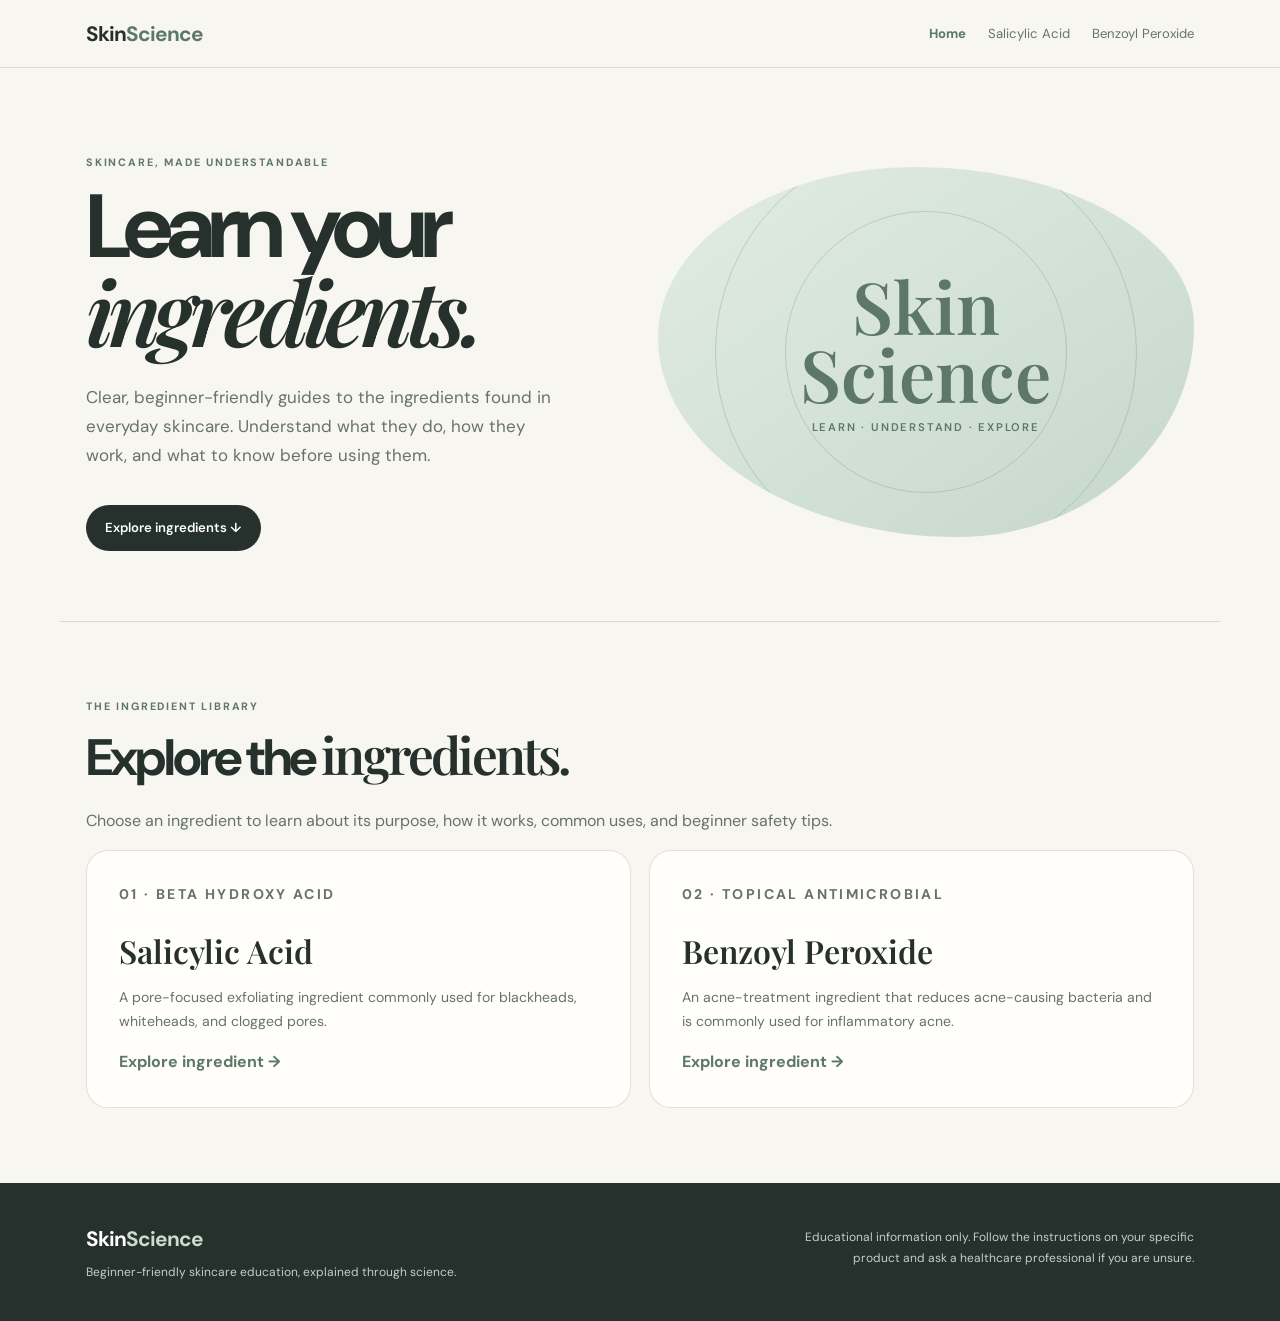
<file: index.html>
<!DOCTYPE html><html lang="en"><head><meta charset="UTF-8"><meta name="viewport" content="width=device-width, initial-scale=1.0"><meta name="description" content="Beginner-friendly skincare ingredient guides."><title>Home | SkinScience</title><link rel="stylesheet" href="style.css"></head><body><header class="site-header"><nav class="nav"><a class="brand" href="index.html">Skin<span>Science</span></a><div class="nav-links"><a class="current" href="index.html">Home</a><a class="" href="salicylic-acid.html">Salicylic Acid</a><a class="" href="benzoyl-peroxide.html">Benzoyl Peroxide</a></div></nav></header><main>
<section class="hero"><div class="hero-copy"><p class="eyebrow">SKINCARE, MADE UNDERSTANDABLE</p><h1>Learn your<br><em>ingredients.</em></h1><p>Clear, beginner-friendly guides to the ingredients found in everyday skincare. Understand what they do, how they work, and what to know before using them.</p><a class="button" href="#ingredients">Explore ingredients ↓</a></div><div class="hero-art"><div class="art-label">Skin<br>Science<small>LEARN · UNDERSTAND · EXPLORE</small></div></div></section>
<section class="section" id="ingredients"><p class="eyebrow">THE INGREDIENT LIBRARY</p><h2>Explore the <span>ingredients.</span></h2><p class="muted">Choose an ingredient to learn about its purpose, how it works, common uses, and beginner safety tips.</p><div class="directory">
<a class="ingredient-card" href="salicylic-acid.html"><p class="eyebrow">01 · BETA HYDROXY ACID</p><h3>Salicylic Acid</h3><p>A pore-focused exfoliating ingredient commonly used for blackheads, whiteheads, and clogged pores.</p><span class="arrow">Explore ingredient →</span></a>
<a class="ingredient-card" href="benzoyl-peroxide.html"><p class="eyebrow">02 · TOPICAL ANTIMICROBIAL</p><h3>Benzoyl Peroxide</h3><p>An acne-treatment ingredient that reduces acne-causing bacteria and is commonly used for inflammatory acne.</p><span class="arrow">Explore ingredient →</span></a>
</div></section>
</main><footer><div><a class="brand" href="index.html">Skin<span>Science</span></a><p>Beginner-friendly skincare education, explained through science.</p></div><p class="footer-right">Educational information only. Follow the instructions on your specific product and ask a healthcare professional if you are unsure.</p></footer></body></html>
</file>
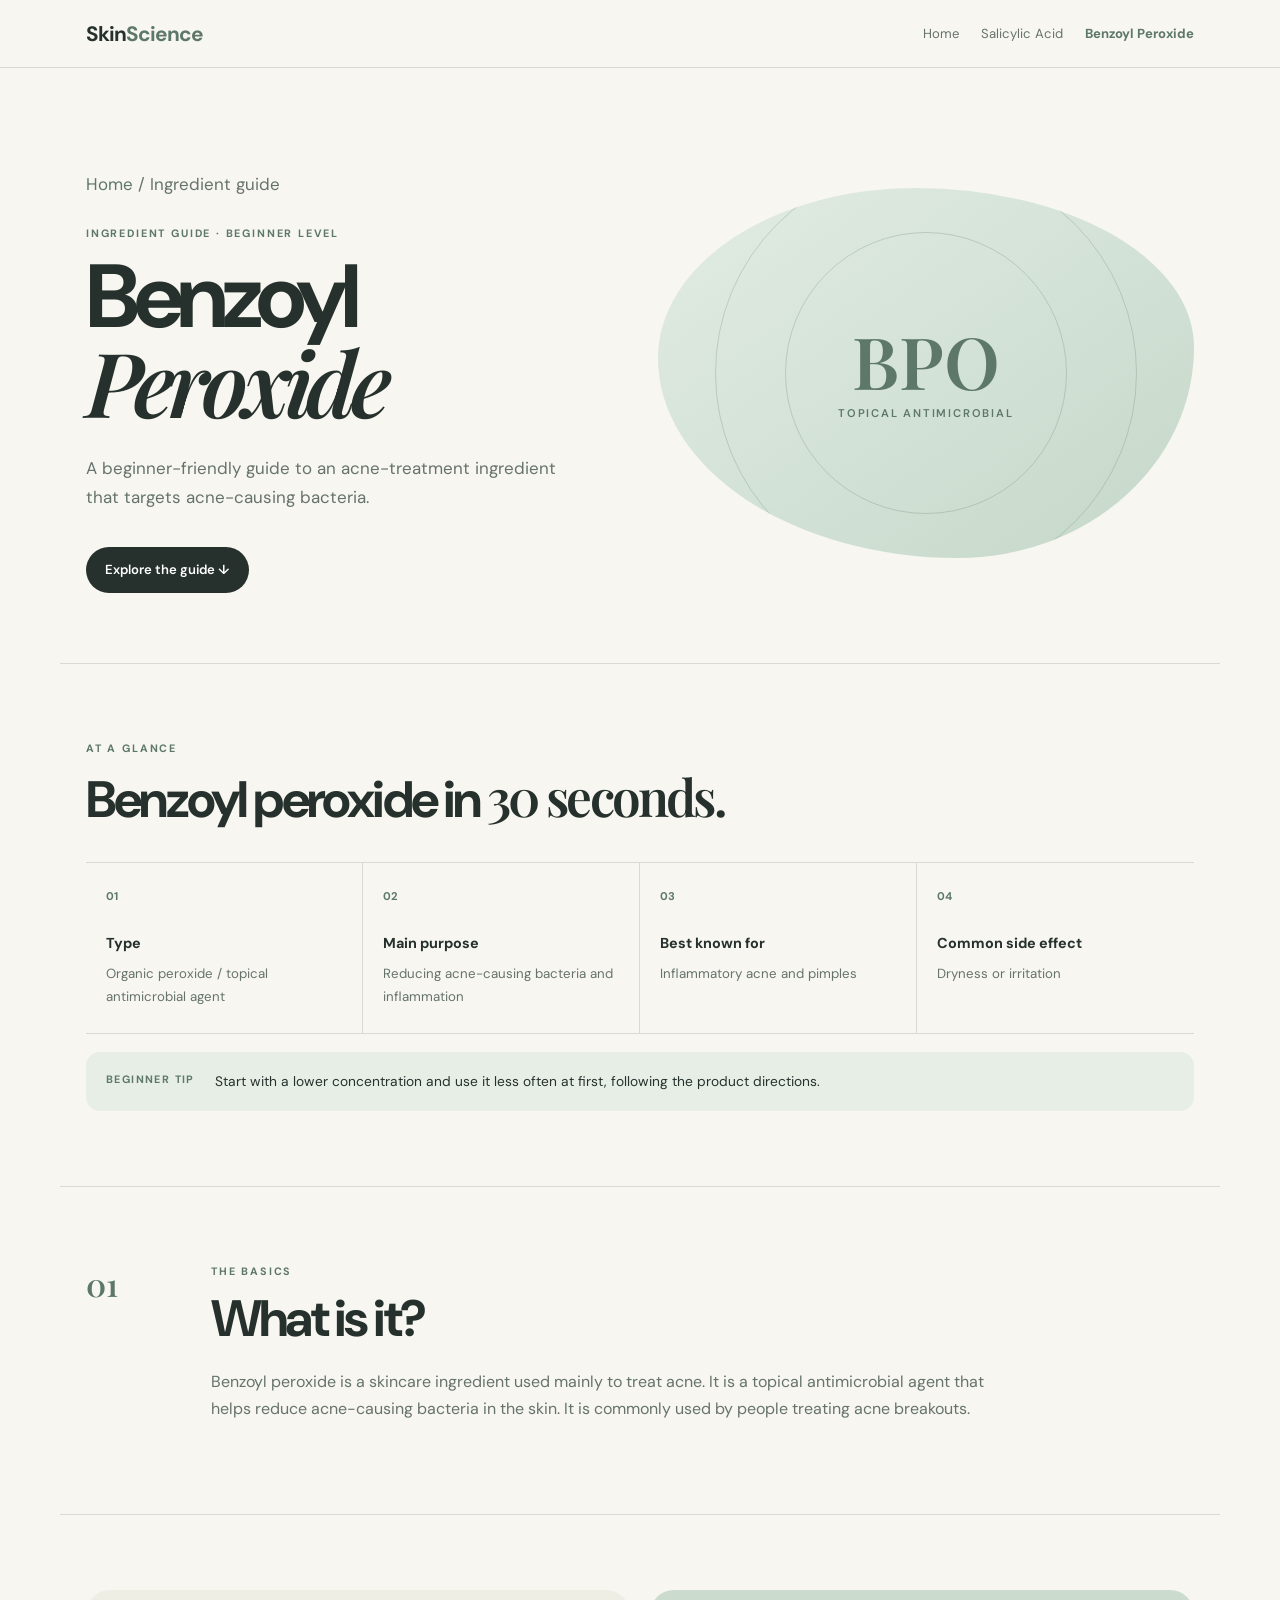
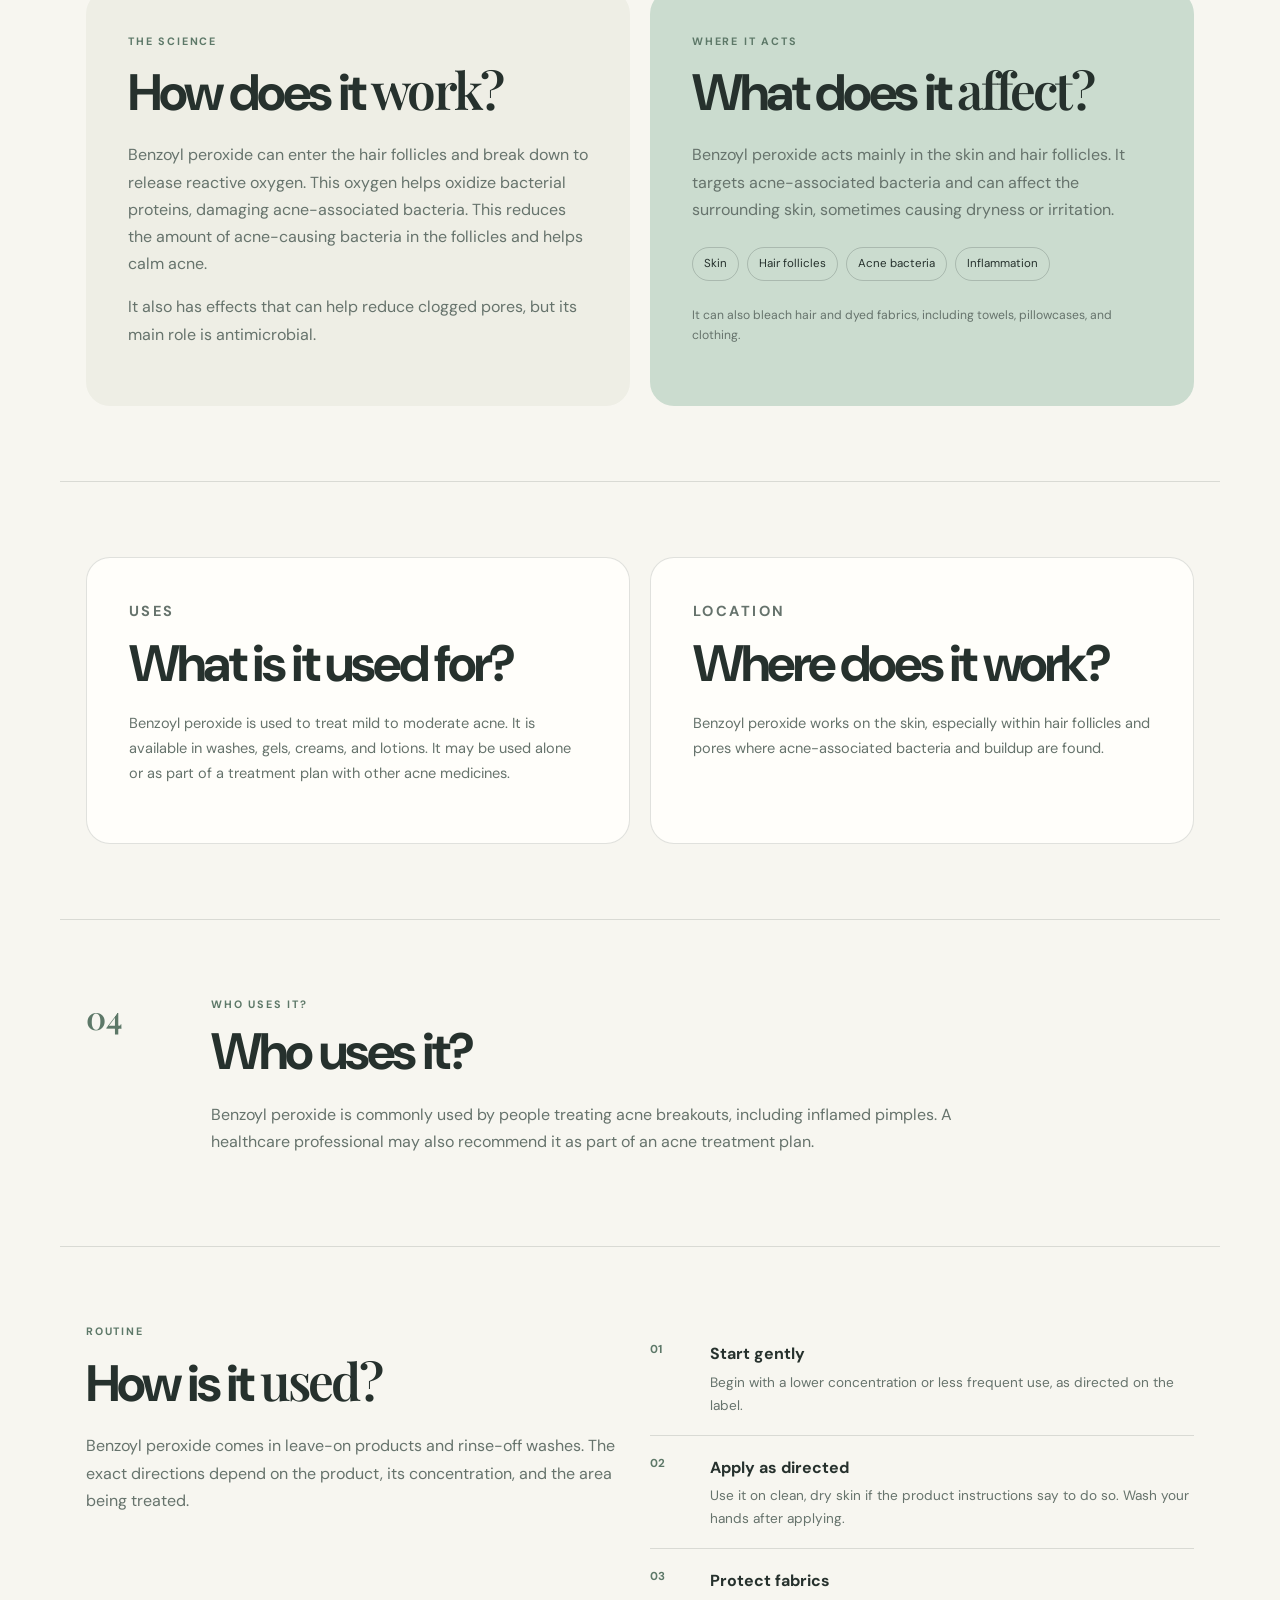
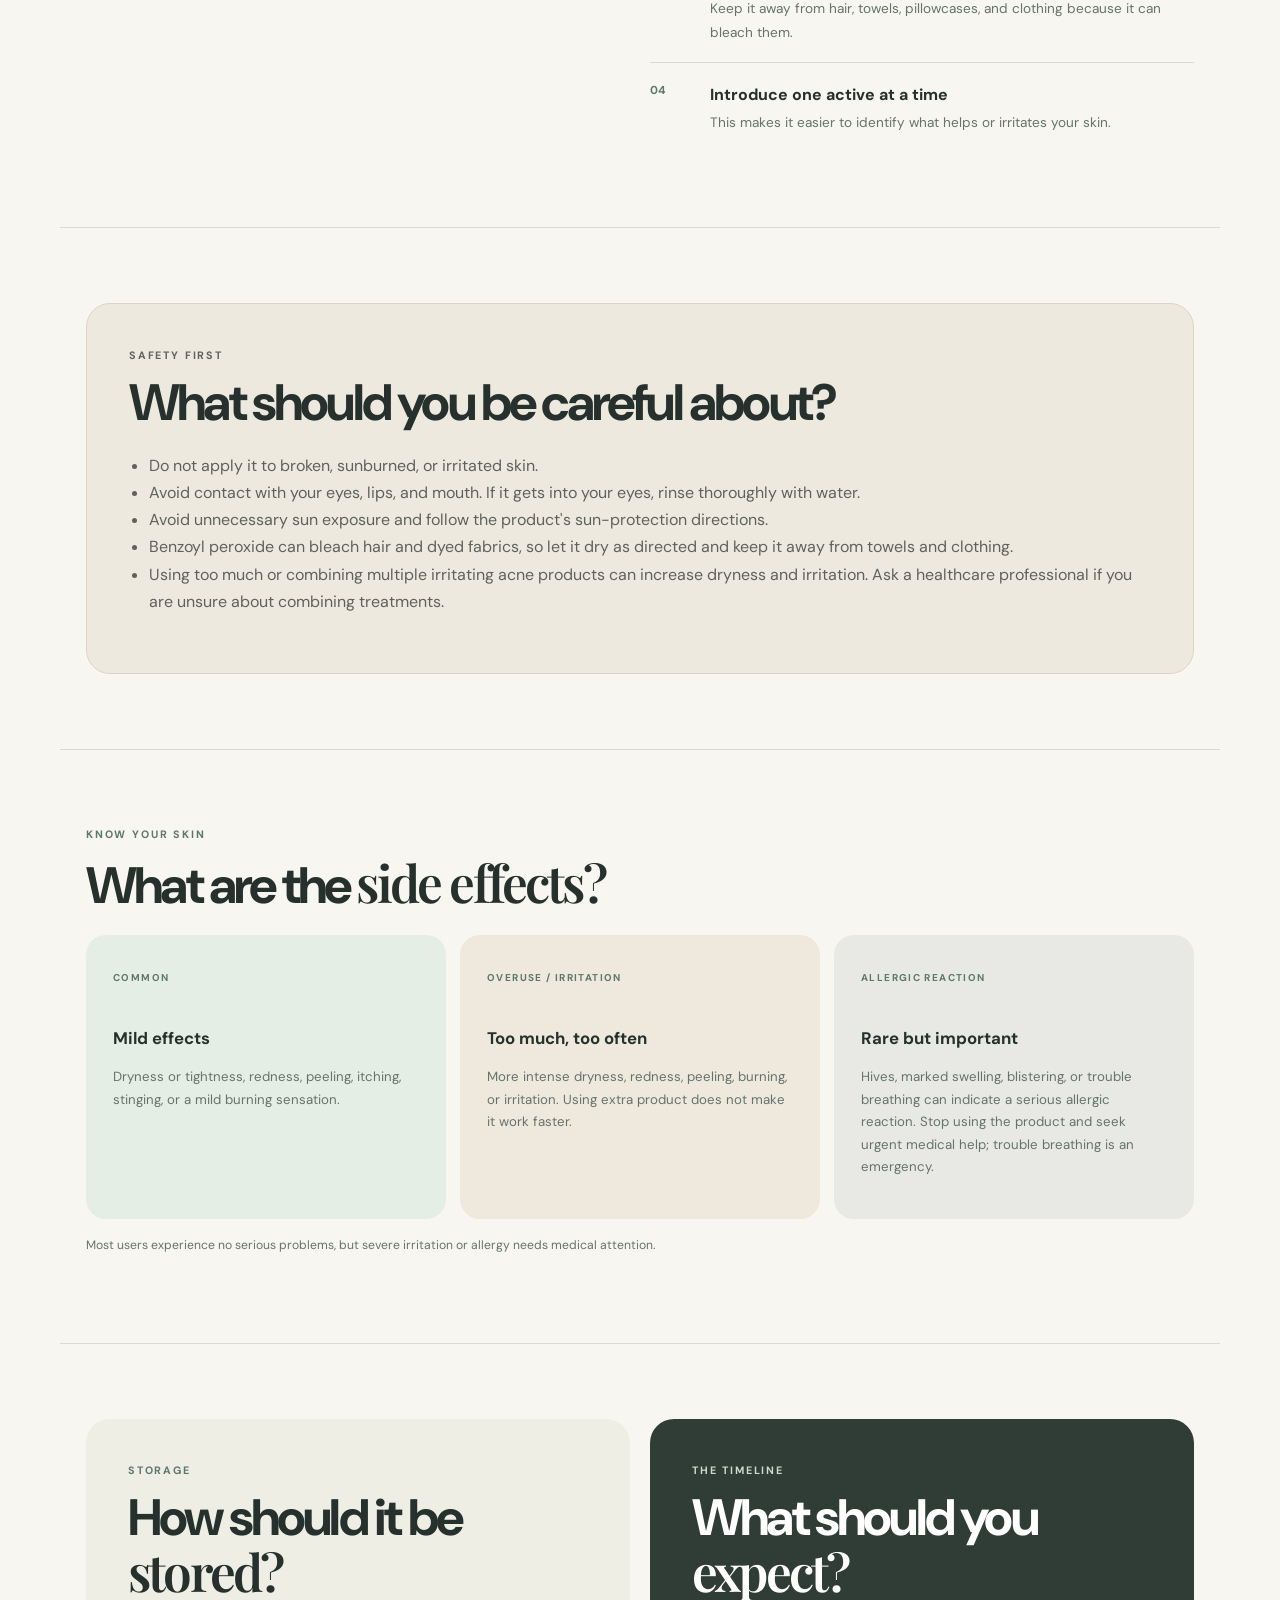
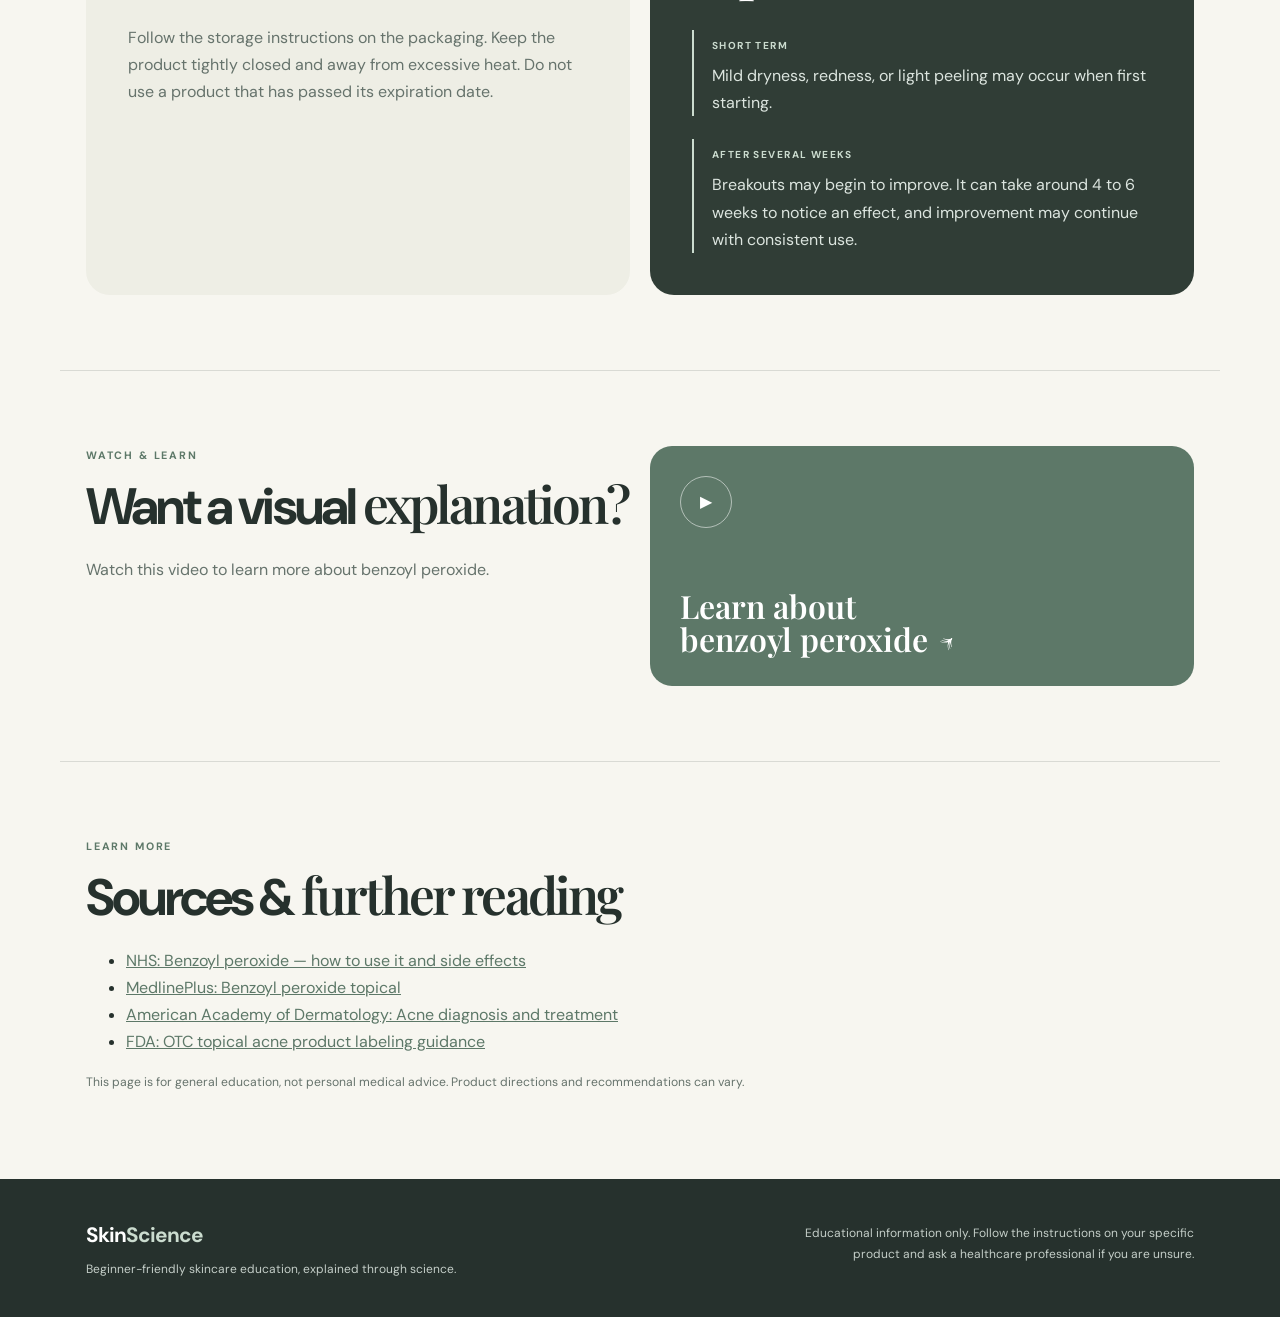
<file: benzoyl-peroxide.html>
<!DOCTYPE html><html lang="en"><head><meta charset="UTF-8"><meta name="viewport" content="width=device-width, initial-scale=1.0"><meta name="description" content="A beginner-friendly guide to benzoyl peroxide."><title>Benzoyl Peroxide | SkinScience</title><link rel="stylesheet" href="style.css"></head><body><header class="site-header"><nav class="nav"><a class="brand" href="index.html">Skin<span>Science</span></a><div class="nav-links"><a class="" href="index.html">Home</a><a class="" href="salicylic-acid.html">Salicylic Acid</a><a class="current" href="benzoyl-peroxide.html">Benzoyl Peroxide</a></div></nav></header><main>
<section class="hero"><div class="hero-copy"><p class="breadcrumb"><a href="index.html">Home</a> / Ingredient guide</p><p class="eyebrow">INGREDIENT GUIDE · BEGINNER LEVEL</p><h1>Benzoyl<br><em>Peroxide</em></h1><p>A beginner-friendly guide to an acne-treatment ingredient that targets acne-causing bacteria.</p><a class="button" href="#glance">Explore the guide ↓</a></div><div class="hero-art"><div class="art-label">BPO<small>TOPICAL ANTIMICROBIAL</small></div></div></section>
<section class="section" id="glance"><p class="eyebrow">AT A GLANCE</p><h2>Benzoyl peroxide in <span>30 seconds.</span></h2><div class="glance-grid">
<article><span class="number">01</span><h3>Type</h3><p>Organic peroxide / topical antimicrobial agent</p></article><article><span class="number">02</span><h3>Main purpose</h3><p>Reducing acne-causing bacteria and inflammation</p></article><article><span class="number">03</span><h3>Best known for</h3><p>Inflammatory acne and pimples</p></article><article><span class="number">04</span><h3>Common side effect</h3><p>Dryness or irritation</p></article></div><div class="tip"><strong>BEGINNER TIP</strong><span>Start with a lower concentration and use it less often at first, following the product directions.</span></div></section>
<section class="section content" id="what-is-it"><div class="section-no">01</div><div><p class="eyebrow">THE BASICS</p><h2>What is it?</h2><p>Benzoyl peroxide is a skincare ingredient used mainly to treat acne. It is a topical antimicrobial agent that helps reduce acne-causing bacteria in the skin. It is commonly used by people treating acne breakouts.</p></div></section>
<section class="section split" id="how-it-works"><div class="panel soft"><p class="eyebrow">THE SCIENCE</p><h2>How does it <span>work?</span></h2><p>Benzoyl peroxide can enter the hair follicles and break down to release reactive oxygen. This oxygen helps oxidize bacterial proteins, damaging acne-associated bacteria. This reduces the amount of acne-causing bacteria in the follicles and helps calm acne.</p><p>It also has effects that can help reduce clogged pores, but its main role is antimicrobial.</p></div><div class="panel green"><p class="eyebrow">WHERE IT ACTS</p><h2>What does it <span>affect?</span></h2><p>Benzoyl peroxide acts mainly in the skin and hair follicles. It targets acne-associated bacteria and can affect the surrounding skin, sometimes causing dryness or irritation.</p><div class="chips"><span>Skin</span><span>Hair follicles</span><span>Acne bacteria</span><span>Inflammation</span></div><p class="note">It can also bleach hair and dyed fabrics, including towels, pillowcases, and clothing.</p></div></section>
<section class="section two-cards"><article class="info-card"><p class="eyebrow">USES</p><h2>What is it used for?</h2><p>Benzoyl peroxide is used to treat mild to moderate acne. It is available in washes, gels, creams, and lotions. It may be used alone or as part of a treatment plan with other acne medicines.</p></article><article class="info-card"><p class="eyebrow">LOCATION</p><h2>Where does it work?</h2><p>Benzoyl peroxide works on the skin, especially within hair follicles and pores where acne-associated bacteria and buildup are found.</p></article></section>
<section class="section content"><div class="section-no">04</div><div><p class="eyebrow">WHO USES IT?</p><h2>Who uses it?</h2><p>Benzoyl peroxide is commonly used by people treating acne breakouts, including inflamed pimples. A healthcare professional may also recommend it as part of an acne treatment plan.</p></div></section>
<section class="section split"><div><p class="eyebrow">ROUTINE</p><h2>How is it <span>used?</span></h2><p class="muted">Benzoyl peroxide comes in leave-on products and rinse-off washes. The exact directions depend on the product, its concentration, and the area being treated.</p></div><ol class="steps"><li><span>01</span><div><strong>Start gently</strong><p>Begin with a lower concentration or less frequent use, as directed on the label.</p></div></li><li><span>02</span><div><strong>Apply as directed</strong><p>Use it on clean, dry skin if the product instructions say to do so. Wash your hands after applying.</p></div></li><li><span>03</span><div><strong>Protect fabrics</strong><p>Keep it away from hair, towels, pillowcases, and clothing because it can bleach them.</p></div></li><li><span>04</span><div><strong>Introduce one active at a time</strong><p>This makes it easier to identify what helps or irritates your skin.</p></div></li></ol></section>
<section class="section"><div class="warning"><p class="eyebrow">SAFETY FIRST</p><h2>What should you be careful about?</h2><ul><li>Do not apply it to broken, sunburned, or irritated skin.</li><li>Avoid contact with your eyes, lips, and mouth. If it gets into your eyes, rinse thoroughly with water.</li><li>Avoid unnecessary sun exposure and follow the product's sun-protection directions.</li><li>Benzoyl peroxide can bleach hair and dyed fabrics, so let it dry as directed and keep it away from towels and clothing.</li><li>Using too much or combining multiple irritating acne products can increase dryness and irritation. Ask a healthcare professional if you are unsure about combining treatments.</li></ul></div></section>
<section class="section"><p class="eyebrow">KNOW YOUR SKIN</p><h2>What are the <span>side effects?</span></h2><div class="effect-grid"><article class="effect"><span class="tag">COMMON</span><h3>Mild effects</h3><p>Dryness or tightness, redness, peeling, itching, stinging, or a mild burning sensation.</p></article><article class="effect"><span class="tag">OVERUSE / IRRITATION</span><h3>Too much, too often</h3><p>More intense dryness, redness, peeling, burning, or irritation. Using extra product does not make it work faster.</p></article><article class="effect"><span class="tag">ALLERGIC REACTION</span><h3>Rare but important</h3><p>Hives, marked swelling, blistering, or trouble breathing can indicate a serious allergic reaction. Stop using the product and seek urgent medical help; trouble breathing is an emergency.</p></article></div><p class="note">Most users experience no serious problems, but severe irritation or allergy needs medical attention.</p></section>
<section class="section split"><div class="panel soft"><p class="eyebrow">STORAGE</p><h2>How should it be <span>stored?</span></h2><p>Follow the storage instructions on the packaging. Keep the product tightly closed and away from excessive heat. Do not use a product that has passed its expiration date.</p></div><div class="panel dark"><p class="eyebrow">THE TIMELINE</p><h2>What should you <span>expect?</span></h2><div class="timeline"><div><span>SHORT TERM</span><p>Mild dryness, redness, or light peeling may occur when first starting.</p></div><div><span>AFTER SEVERAL WEEKS</span><p>Breakouts may begin to improve. It can take around 4 to 6 weeks to notice an effect, and improvement may continue with consistent use.</p></div></div></div></section>
<section class="section split"><div><p class="eyebrow">WATCH & LEARN</p><h2>Want a visual <span>explanation?</span></h2><p class="muted">Watch this video to learn more about benzoyl peroxide.</p></div><a class="video-card" href="https://www.youtube.com/watch?v=S9eLXGsb-80" target="_blank" rel="noopener"><span class="play">▶</span><strong>Learn about<br>benzoyl peroxide ↗</strong></a></section>
<section class="section sources"><p class="eyebrow">LEARN MORE</p><h2>Sources & <span>further reading</span></h2><ul><li><a href="https://www.nhs.uk/medicines/benzoyl-peroxide/" target="_blank" rel="noopener">NHS: Benzoyl peroxide — how to use it and side effects</a></li><li><a href="https://medlineplus.gov/druginfo/meds/a601026.html" target="_blank" rel="noopener">MedlinePlus: Benzoyl peroxide topical</a></li><li><a href="https://www.aad.org/public/diseases/acne/derm-treat/treat" target="_blank" rel="noopener">American Academy of Dermatology: Acne diagnosis and treatment</a></li><li><a href="https://www.fda.gov/media/80442/download" target="_blank" rel="noopener">FDA: OTC topical acne product labeling guidance</a></li></ul><p class="note">This page is for general education, not personal medical advice. Product directions and recommendations can vary.</p></section>
</main><footer><div><a class="brand" href="index.html">Skin<span>Science</span></a><p>Beginner-friendly skincare education, explained through science.</p></div><p class="footer-right">Educational information only. Follow the instructions on your specific product and ask a healthcare professional if you are unsure.</p></footer></body></html>
</file>
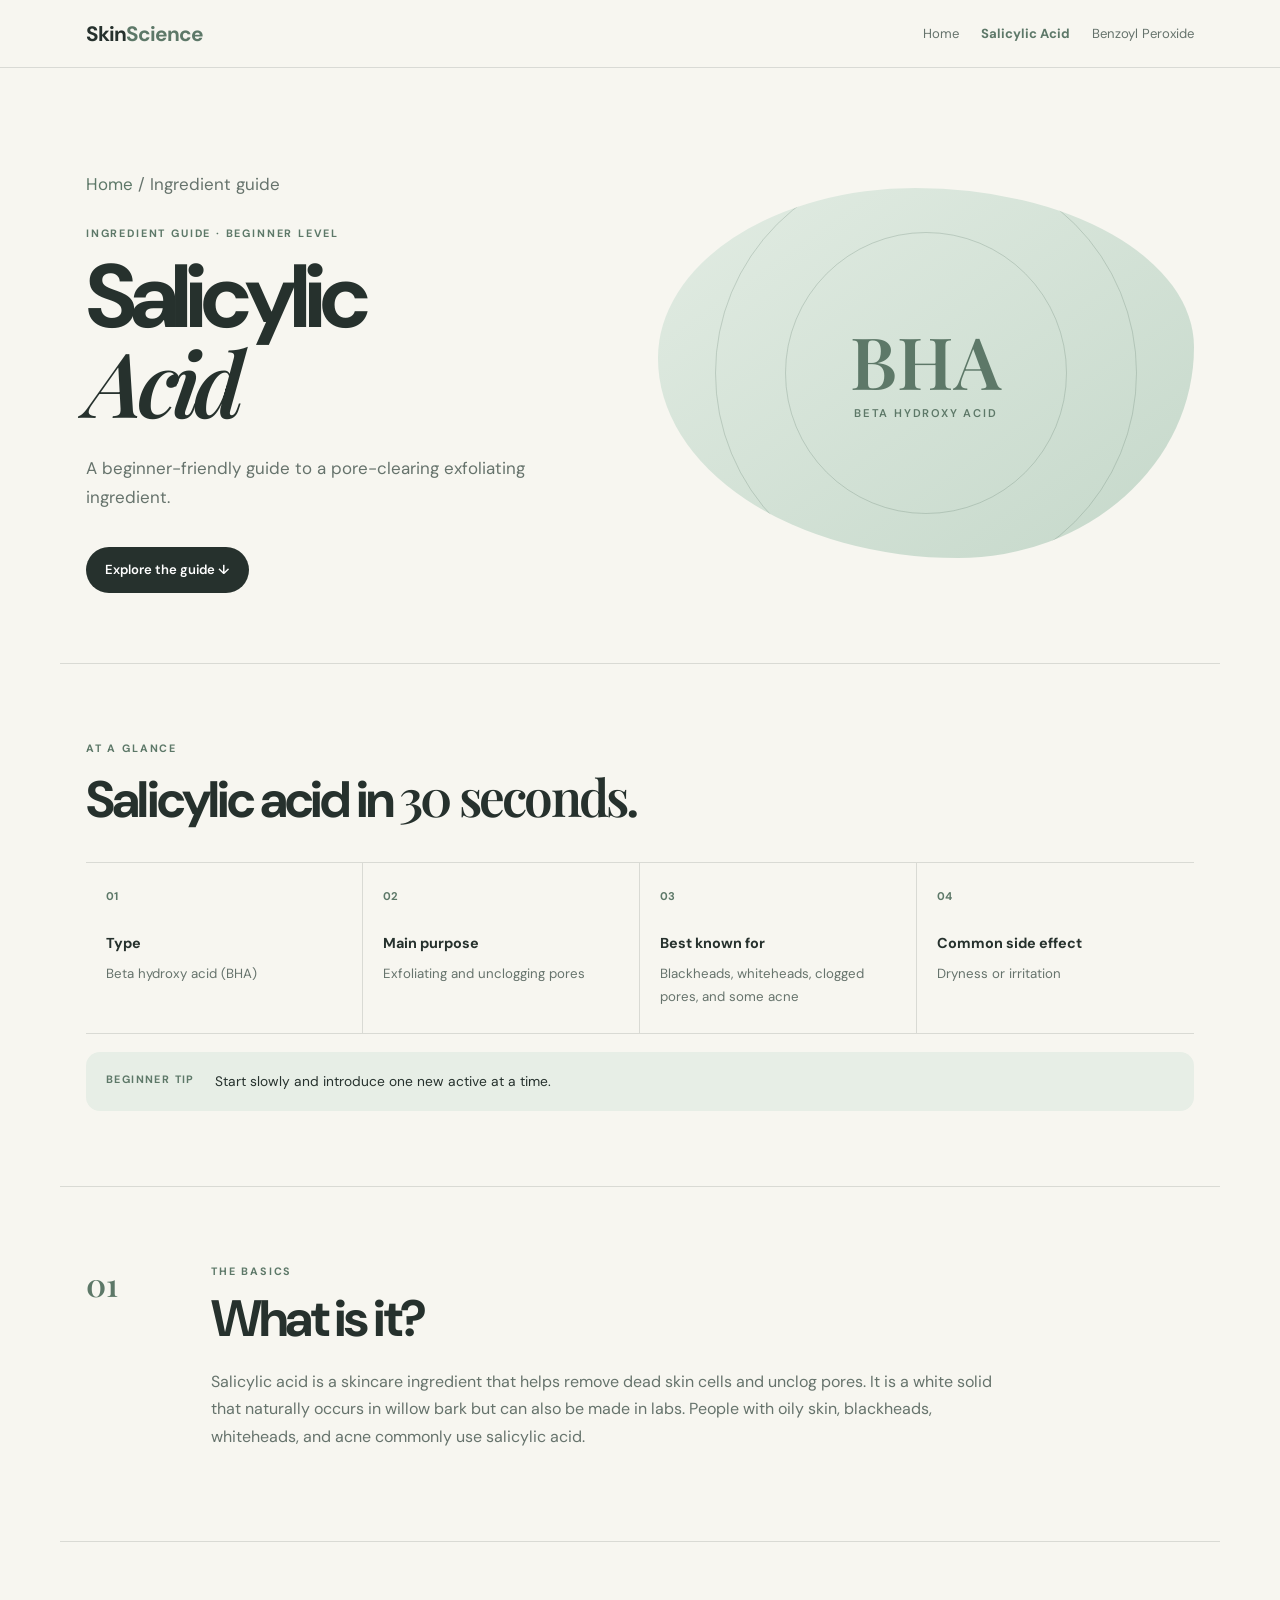
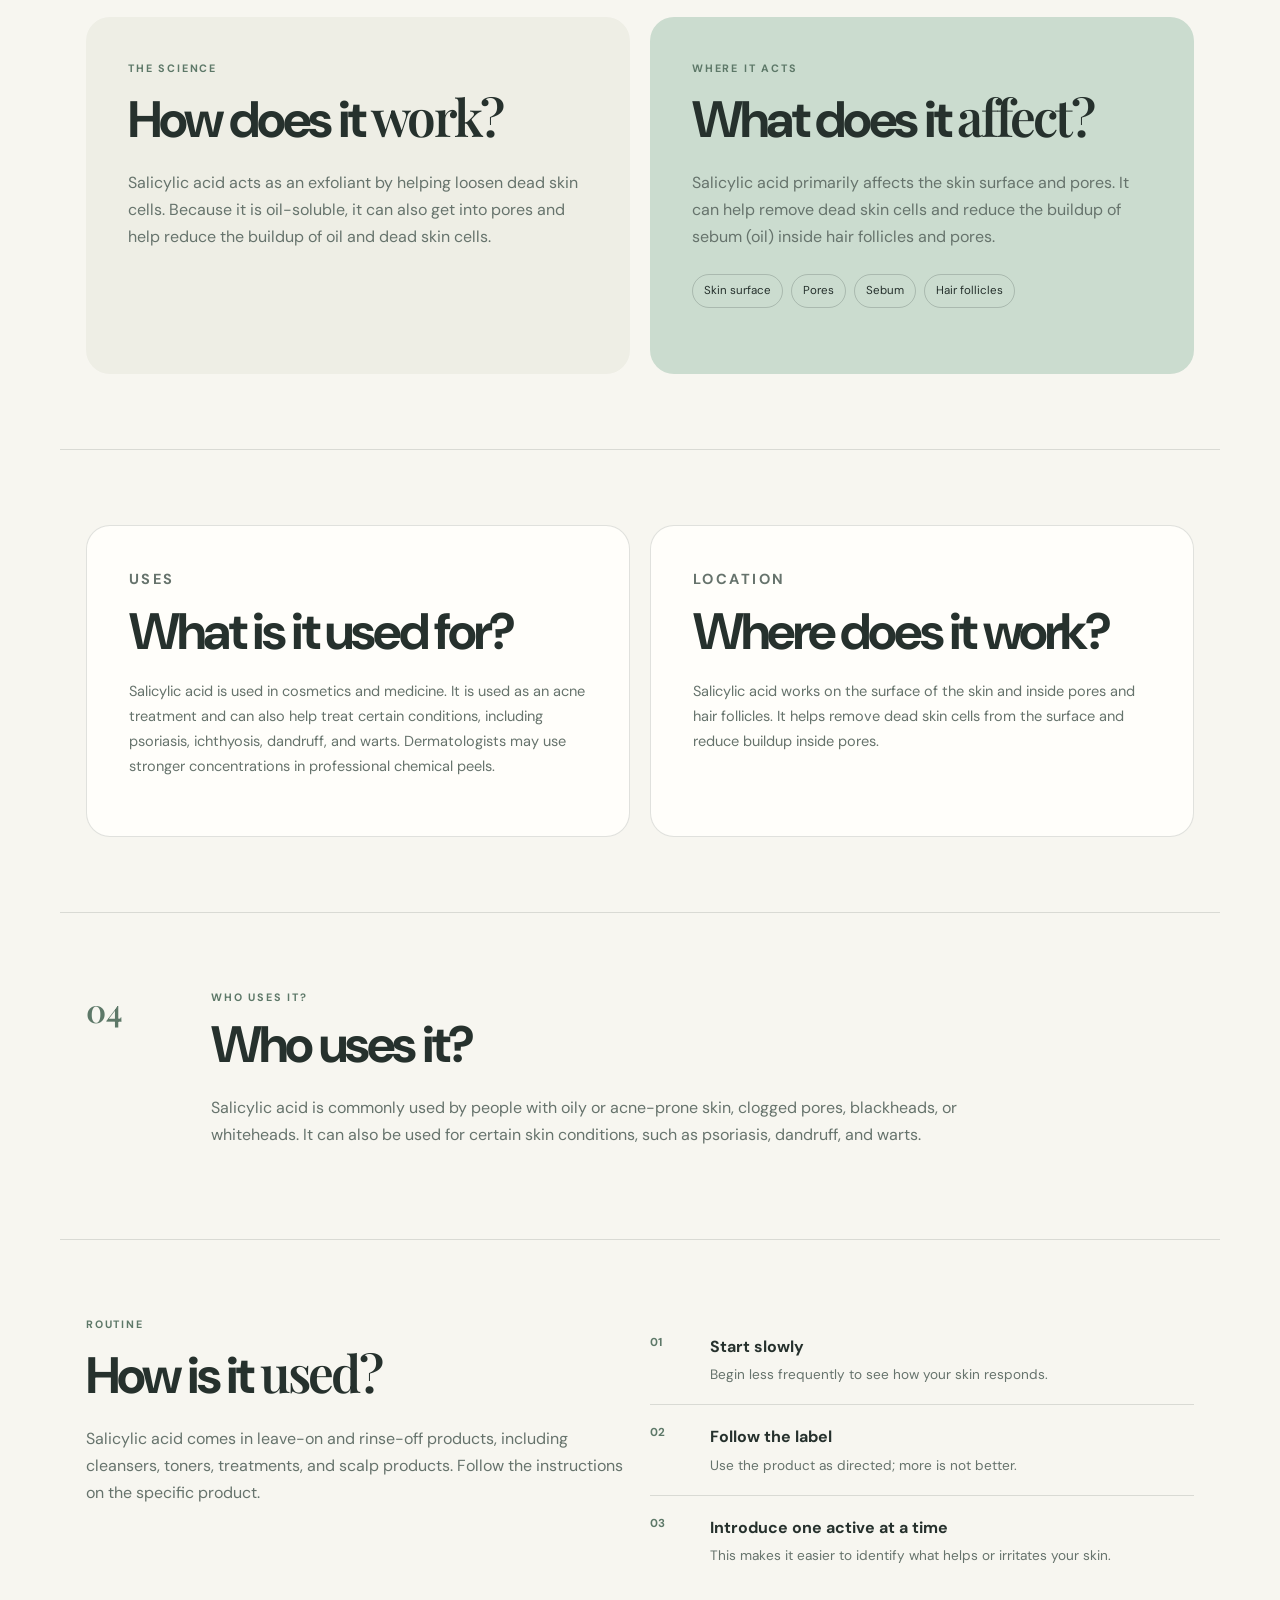
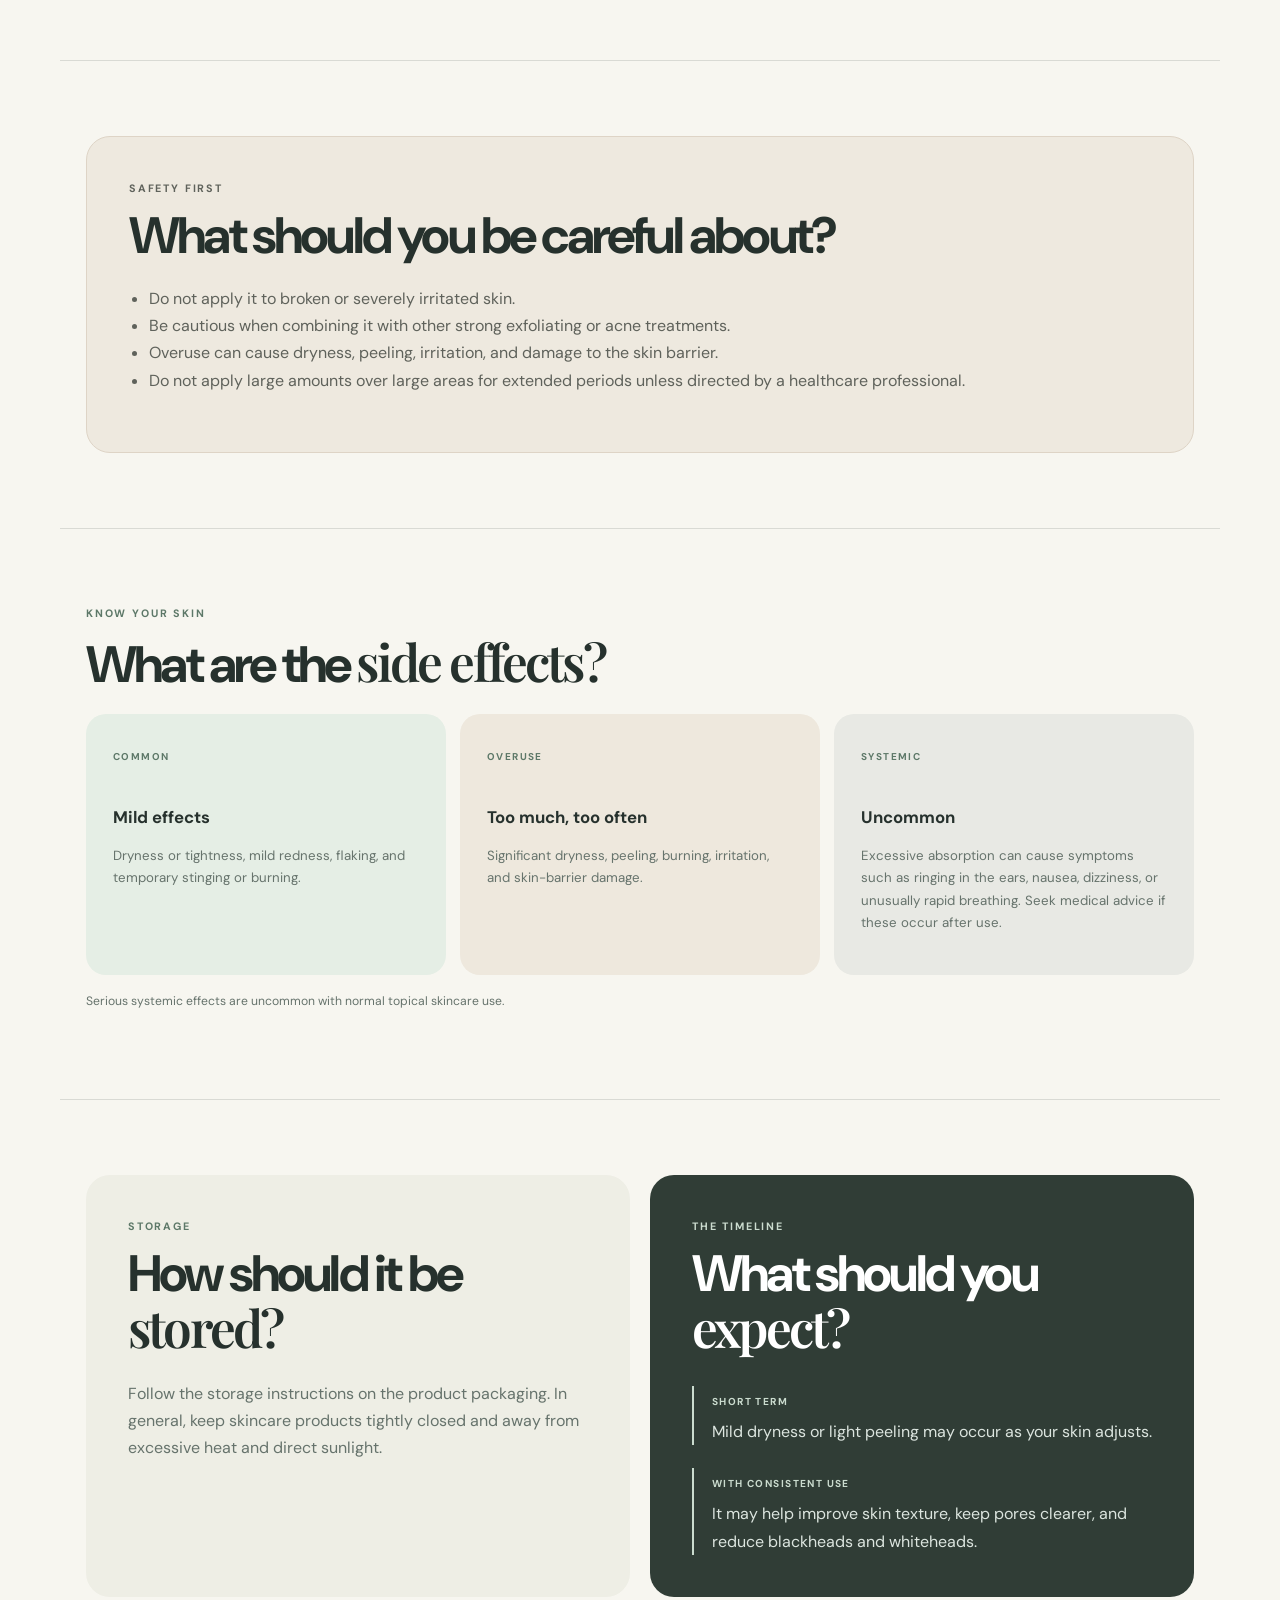
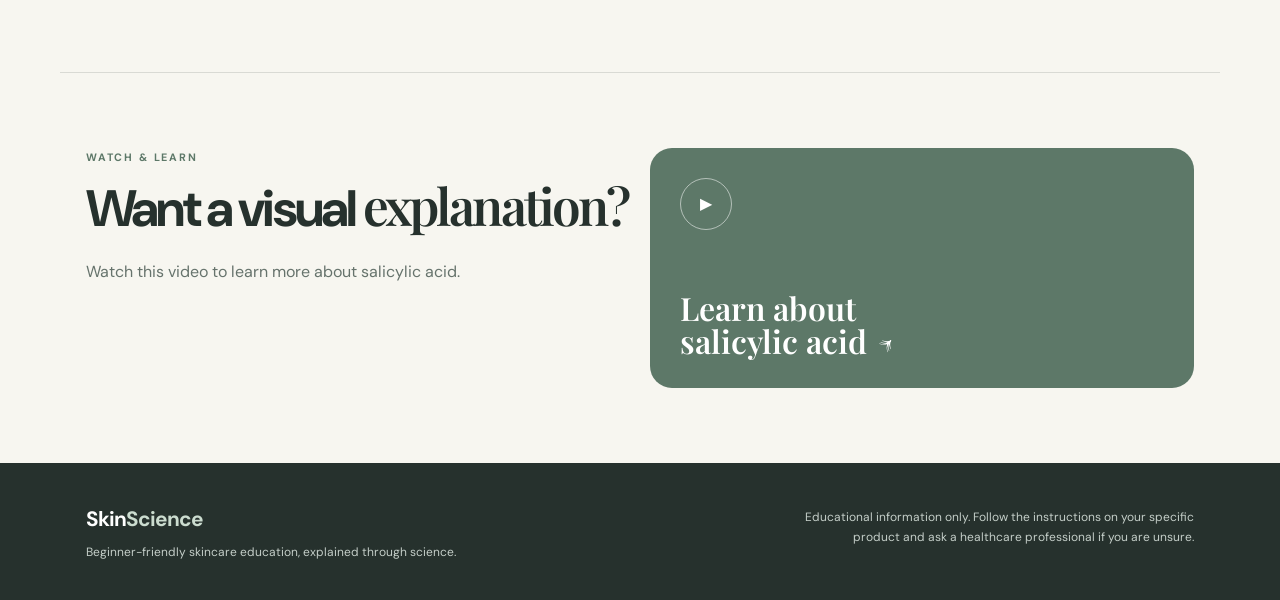
<file: salicylic-acid.html>
<!DOCTYPE html><html lang="en"><head><meta charset="UTF-8"><meta name="viewport" content="width=device-width, initial-scale=1.0"><meta name="description" content="A beginner-friendly guide to salicylic acid."><title>Salicylic Acid | SkinScience</title><link rel="stylesheet" href="style.css"></head><body><header class="site-header"><nav class="nav"><a class="brand" href="index.html">Skin<span>Science</span></a><div class="nav-links"><a class="" href="index.html">Home</a><a class="current" href="salicylic-acid.html">Salicylic Acid</a><a class="" href="benzoyl-peroxide.html">Benzoyl Peroxide</a></div></nav></header><main>
<section class="hero"><div class="hero-copy"><p class="breadcrumb"><a href="index.html">Home</a> / Ingredient guide</p><p class="eyebrow">INGREDIENT GUIDE · BEGINNER LEVEL</p><h1>Salicylic<br><em>Acid</em></h1><p>A beginner-friendly guide to a pore-clearing exfoliating ingredient.</p><a class="button" href="#glance">Explore the guide ↓</a></div><div class="hero-art"><div class="art-label">BHA<small>BETA HYDROXY ACID</small></div></div></section>
<section class="section" id="glance"><p class="eyebrow">AT A GLANCE</p><h2>Salicylic acid in <span>30 seconds.</span></h2><div class="glance-grid">
<article><span class="number">01</span><h3>Type</h3><p>Beta hydroxy acid (BHA)</p></article><article><span class="number">02</span><h3>Main purpose</h3><p>Exfoliating and unclogging pores</p></article><article><span class="number">03</span><h3>Best known for</h3><p>Blackheads, whiteheads, clogged pores, and some acne</p></article><article><span class="number">04</span><h3>Common side effect</h3><p>Dryness or irritation</p></article></div><div class="tip"><strong>BEGINNER TIP</strong><span>Start slowly and introduce one new active at a time.</span></div></section>
<section class="section content" id="what-is-it"><div class="section-no">01</div><div><p class="eyebrow">THE BASICS</p><h2>What is it?</h2><p>Salicylic acid is a skincare ingredient that helps remove dead skin cells and unclog pores. It is a white solid that naturally occurs in willow bark but can also be made in labs. People with oily skin, blackheads, whiteheads, and acne commonly use salicylic acid.</p></div></section>
<section class="section split"><div class="panel soft"><p class="eyebrow">THE SCIENCE</p><h2>How does it <span>work?</span></h2><p>Salicylic acid acts as an exfoliant by helping loosen dead skin cells. Because it is oil-soluble, it can also get into pores and help reduce the buildup of oil and dead skin cells.</p></div><div class="panel green"><p class="eyebrow">WHERE IT ACTS</p><h2>What does it <span>affect?</span></h2><p>Salicylic acid primarily affects the skin surface and pores. It can help remove dead skin cells and reduce the buildup of sebum (oil) inside hair follicles and pores.</p><div class="chips"><span>Skin surface</span><span>Pores</span><span>Sebum</span><span>Hair follicles</span></div></div></section>
<section class="section two-cards"><article class="info-card"><p class="eyebrow">USES</p><h2>What is it used for?</h2><p>Salicylic acid is used in cosmetics and medicine. It is used as an acne treatment and can also help treat certain conditions, including psoriasis, ichthyosis, dandruff, and warts. Dermatologists may use stronger concentrations in professional chemical peels.</p></article><article class="info-card"><p class="eyebrow">LOCATION</p><h2>Where does it work?</h2><p>Salicylic acid works on the surface of the skin and inside pores and hair follicles. It helps remove dead skin cells from the surface and reduce buildup inside pores.</p></article></section>
<section class="section content"><div class="section-no">04</div><div><p class="eyebrow">WHO USES IT?</p><h2>Who uses it?</h2><p>Salicylic acid is commonly used by people with oily or acne-prone skin, clogged pores, blackheads, or whiteheads. It can also be used for certain skin conditions, such as psoriasis, dandruff, and warts.</p></div></section>
<section class="section split"><div><p class="eyebrow">ROUTINE</p><h2>How is it <span>used?</span></h2><p class="muted">Salicylic acid comes in leave-on and rinse-off products, including cleansers, toners, treatments, and scalp products. Follow the instructions on the specific product.</p></div><ol class="steps"><li><span>01</span><div><strong>Start slowly</strong><p>Begin less frequently to see how your skin responds.</p></div></li><li><span>02</span><div><strong>Follow the label</strong><p>Use the product as directed; more is not better.</p></div></li><li><span>03</span><div><strong>Introduce one active at a time</strong><p>This makes it easier to identify what helps or irritates your skin.</p></div></li></ol></section>
<section class="section"><div class="warning"><p class="eyebrow">SAFETY FIRST</p><h2>What should you be careful about?</h2><ul><li>Do not apply it to broken or severely irritated skin.</li><li>Be cautious when combining it with other strong exfoliating or acne treatments.</li><li>Overuse can cause dryness, peeling, irritation, and damage to the skin barrier.</li><li>Do not apply large amounts over large areas for extended periods unless directed by a healthcare professional.</li></ul></div></section>
<section class="section"><p class="eyebrow">KNOW YOUR SKIN</p><h2>What are the <span>side effects?</span></h2><div class="effect-grid"><article class="effect"><span class="tag">COMMON</span><h3>Mild effects</h3><p>Dryness or tightness, mild redness, flaking, and temporary stinging or burning.</p></article><article class="effect"><span class="tag">OVERUSE</span><h3>Too much, too often</h3><p>Significant dryness, peeling, burning, irritation, and skin-barrier damage.</p></article><article class="effect"><span class="tag">SYSTEMIC</span><h3>Uncommon</h3><p>Excessive absorption can cause symptoms such as ringing in the ears, nausea, dizziness, or unusually rapid breathing. Seek medical advice if these occur after use.</p></article></div><p class="note">Serious systemic effects are uncommon with normal topical skincare use.</p></section>
<section class="section split"><div class="panel soft"><p class="eyebrow">STORAGE</p><h2>How should it be <span>stored?</span></h2><p>Follow the storage instructions on the product packaging. In general, keep skincare products tightly closed and away from excessive heat and direct sunlight.</p></div><div class="panel dark"><p class="eyebrow">THE TIMELINE</p><h2>What should you <span>expect?</span></h2><div class="timeline"><div><span>SHORT TERM</span><p>Mild dryness or light peeling may occur as your skin adjusts.</p></div><div><span>WITH CONSISTENT USE</span><p>It may help improve skin texture, keep pores clearer, and reduce blackheads and whiteheads.</p></div></div></div></section>
<section class="section split"><div><p class="eyebrow">WATCH & LEARN</p><h2>Want a visual <span>explanation?</span></h2><p class="muted">Watch this video to learn more about salicylic acid.</p></div><a class="video-card" href="https://www.youtube.com/watch?v=wzk3PSA2uSY" target="_blank" rel="noopener"><span class="play">▶</span><strong>Learn about<br>salicylic acid ↗</strong></a></section>
</main><footer><div><a class="brand" href="index.html">Skin<span>Science</span></a><p>Beginner-friendly skincare education, explained through science.</p></div><p class="footer-right">Educational information only. Follow the instructions on your specific product and ask a healthcare professional if you are unsure.</p></footer></body></html>
</file>
<file: style.css>
@import url('https://fonts.googleapis.com/css2?family=DM+Sans:wght@400;500;600;700&family=Playfair+Display:ital,wght@0,600;0,700;1,600&display=swap');
:root{--ink:#26312d;--muted:#66736c;--paper:#f7f6f0;--cream:#eeeee5;--sage:#cbdccf;--sage-dark:#5d7868;--white:#fffefa;--line:rgba(38,49,45,.14);--rose:#eadbd5}
*{box-sizing:border-box}html{scroll-behavior:smooth}body{margin:0;background:var(--paper);color:var(--ink);font-family:"DM Sans",sans-serif;line-height:1.7}a{color:inherit}.site-header{position:sticky;top:0;z-index:10;background:rgba(247,246,240,.93);backdrop-filter:blur(14px);border-bottom:1px solid var(--line)}.nav{max-width:1160px;margin:auto;padding:16px 26px;display:flex;justify-content:space-between;align-items:center;gap:20px}.brand{text-decoration:none;font-weight:700;letter-spacing:-.05em;font-size:1.3rem}.brand span{color:var(--sage-dark)}.nav-links{display:flex;gap:22px;align-items:center;font-size:.82rem;color:var(--muted)}.nav-links a{text-decoration:none}.nav-links a:hover,.nav-links a.active{color:var(--ink)}.nav-links .current{font-weight:700;color:var(--sage-dark)}main{min-height:70vh}.hero{max-width:1160px;margin:auto;padding:85px 26px 70px;display:grid;grid-template-columns:1fr 1fr;gap:35px;align-items:center}.eyebrow{font-size:.67rem;letter-spacing:.17em;font-weight:700;color:var(--sage-dark);margin:0 0 13px}.hero h1{font-size:clamp(3.7rem,7vw,6.8rem);line-height:.93;letter-spacing:-.07em;margin:0 0 25px}.hero h1 em,h2 span{font-family:"Playfair Display",serif;font-weight:600}.hero-copy>p:not(.eyebrow){max-width:480px;color:var(--muted);font-size:1.06rem}.button{display:inline-flex;gap:12px;align-items:center;margin-top:18px;background:var(--ink);color:white;padding:12px 19px;border-radius:100px;text-decoration:none;font-size:.82rem;font-weight:600}.hero-art{min-height:370px;border-radius:48% 52% 44% 56%/46% 43% 57% 54%;background:linear-gradient(145deg,#e2ece3,#c5d8ca);position:relative;display:grid;place-items:center;overflow:hidden}.hero-art:before,.hero-art:after{content:"";position:absolute;border:1px solid rgba(93,120,104,.25);border-radius:50%;width:280px;height:280px}.hero-art:after{width:420px;height:420px}.art-label{z-index:1;text-align:center;font:600 4.5rem/.95 "Playfair Display",serif;color:var(--sage-dark)}.art-label small{display:block;font:600 .7rem "DM Sans";letter-spacing:.16em;margin-top:12px}.section{max-width:1160px;margin:auto;padding:75px 26px;border-top:1px solid var(--line)}h2{font-size:clamp(2.1rem,4vw,3.8rem);line-height:1.03;letter-spacing:-.055em;margin:0 0 22px}h3{margin:0 0 8px}.muted{color:var(--muted)}.glance-grid{display:grid;grid-template-columns:repeat(4,1fr);border-top:1px solid var(--line);border-bottom:1px solid var(--line);margin-top:35px}.glance-grid article{padding:24px 20px;min-height:170px;border-right:1px solid var(--line)}.glance-grid article:last-child{border:0}.number{display:block;color:var(--sage-dark);font-size:.7rem;font-weight:700;margin-bottom:25px}.glance-grid h3{font-size:.9rem}.glance-grid p{font-size:.83rem;color:var(--muted);margin:0}.tip{margin-top:18px;padding:18px 20px;background:#e7eee6;border-radius:14px;display:flex;gap:20px;font-size:.86rem}.tip strong{font-size:.67rem;letter-spacing:.13em;color:var(--sage-dark);white-space:nowrap}.content{display:grid;grid-template-columns:100px 1fr;gap:25px}.section-no{font:600 2rem "Playfair Display",serif;color:var(--sage-dark)}.content>div:last-child{max-width:800px}.content p:not(.eyebrow){color:var(--muted);font-size:1rem}.split,.two-cards{display:grid;grid-template-columns:1fr 1fr;gap:20px}.panel,.info-card{border-radius:24px;padding:42px;min-height:300px}.panel.soft{background:var(--cream)}.panel.green{background:var(--sage)}.panel.dark{background:#303d36;color:white}.panel.dark .eyebrow{color:var(--sage)}.panel p:not(.eyebrow){color:var(--muted)}.panel.dark p:not(.eyebrow){color:#dce5df}.chips{display:flex;flex-wrap:wrap;gap:8px;margin:24px 0}.chips span{border:1px solid rgba(38,49,45,.2);padding:6px 11px;border-radius:100px;font-size:.72rem}.info-card{background:var(--white);border:1px solid var(--line);min-height:0}.info-card p{color:var(--muted);font-size:.91rem}.steps{list-style:none;margin:0;padding:0}.steps li{display:grid;grid-template-columns:45px 1fr;gap:15px;padding:18px 0;border-bottom:1px solid var(--line)}.steps li:last-child{border:0}.steps li>span{font-size:.72rem;font-weight:700;color:var(--sage-dark)}.steps p{margin:3px 0 0;color:var(--muted);font-size:.85rem}.warning{background:#eee9df;border:1px solid #ded4c6;border-radius:24px;padding:42px}.warning p,.warning li{color:#5f625b}.warning ul{padding-left:20px}.effect-grid{display:grid;grid-template-columns:repeat(3,1fr);gap:14px}.effect{padding:27px;border-radius:20px;min-height:225px}.effect:nth-child(1){background:#e5eee5}.effect:nth-child(2){background:#eee8dd}.effect:nth-child(3){background:#e8e9e4}.tag{font-size:.62rem;letter-spacing:.14em;font-weight:700;color:var(--sage-dark)}.effect h3{margin-top:35px;font-size:1.05rem}.effect p{font-size:.83rem;color:var(--muted)}.note{font-size:.76rem;color:var(--muted);margin-top:16px}.timeline{display:grid;gap:23px;margin-top:28px}.timeline>div{border-left:2px solid var(--sage);padding-left:18px}.timeline span{font-size:.63rem;letter-spacing:.14em;color:var(--sage);font-weight:700}.timeline p{margin:5px 0 0}.video-card{display:flex;flex-direction:column;justify-content:space-between;min-height:240px;padding:30px;border-radius:22px;background:var(--sage-dark);color:white;text-decoration:none}.video-card .play{width:52px;height:52px;border:1px solid #ffffff88;border-radius:50%;display:grid;place-items:center}.video-card strong{font:600 2rem/1.05 "Playfair Display",serif}.sources a{color:var(--sage-dark)}.directory{display:grid;grid-template-columns:repeat(2,1fr);gap:18px}.ingredient-card{display:block;text-decoration:none;padding:32px;border:1px solid var(--line);background:var(--white);border-radius:22px;transition:transform .2s,box-shadow .2s}.ingredient-card:hover{transform:translateY(-4px);box-shadow:0 16px 38px #26312d12}.ingredient-card .eyebrow{margin-bottom:22px}.ingredient-card h3{font:600 2rem "Playfair Display",serif}.ingredient-card p{color:var(--muted);font-size:.88rem}.ingredient-card .arrow{color:var(--sage-dark);font-weight:700}footer{background:var(--ink);color:white;padding:38px max(26px,calc((100% - 1108px)/2));display:flex;justify-content:space-between;gap:25px}footer .brand{color:white}footer .brand span{color:var(--sage)}footer p{font-size:.75rem;color:#c4cec8;margin:6px 0 0;max-width:430px}.footer-right{text-align:right}.breadcrumb{font-size:.78rem;color:var(--muted);margin-bottom:25px}.breadcrumb a{text-decoration:none;color:var(--sage-dark)}
@media(max-width:760px){.nav{align-items:flex-start}.nav-links{gap:12px;flex-wrap:wrap;justify-content:flex-end;font-size:.75rem}.hero{grid-template-columns:1fr;padding-top:55px}.hero-art{min-height:280px}.glance-grid{grid-template-columns:1fr 1fr}.glance-grid article:nth-child(2){border-right:0}.glance-grid article:nth-child(-n+2){border-bottom:1px solid var(--line)}.split,.two-cards,.effect-grid,.directory{grid-template-columns:1fr}.content{grid-template-columns:45px 1fr}.panel,.info-card,.warning{padding:30px}footer{flex-direction:column}.footer-right{text-align:left}}
@media(max-width:480px){.nav{display:block}.nav-links{justify-content:flex-start;margin-top:9px}.section{padding:55px 20px}.hero{padding:55px 20px}.glance-grid{grid-template-columns:1fr}.glance-grid article{border-right:0;border-bottom:1px solid var(--line)}.glance-grid article:last-child{border:0}.tip{display:block}.tip strong{display:block;margin-bottom:6px}.content{grid-template-columns:1fr}.section-no{display:none}.hero h1{font-size:3.7rem}}
</file>
